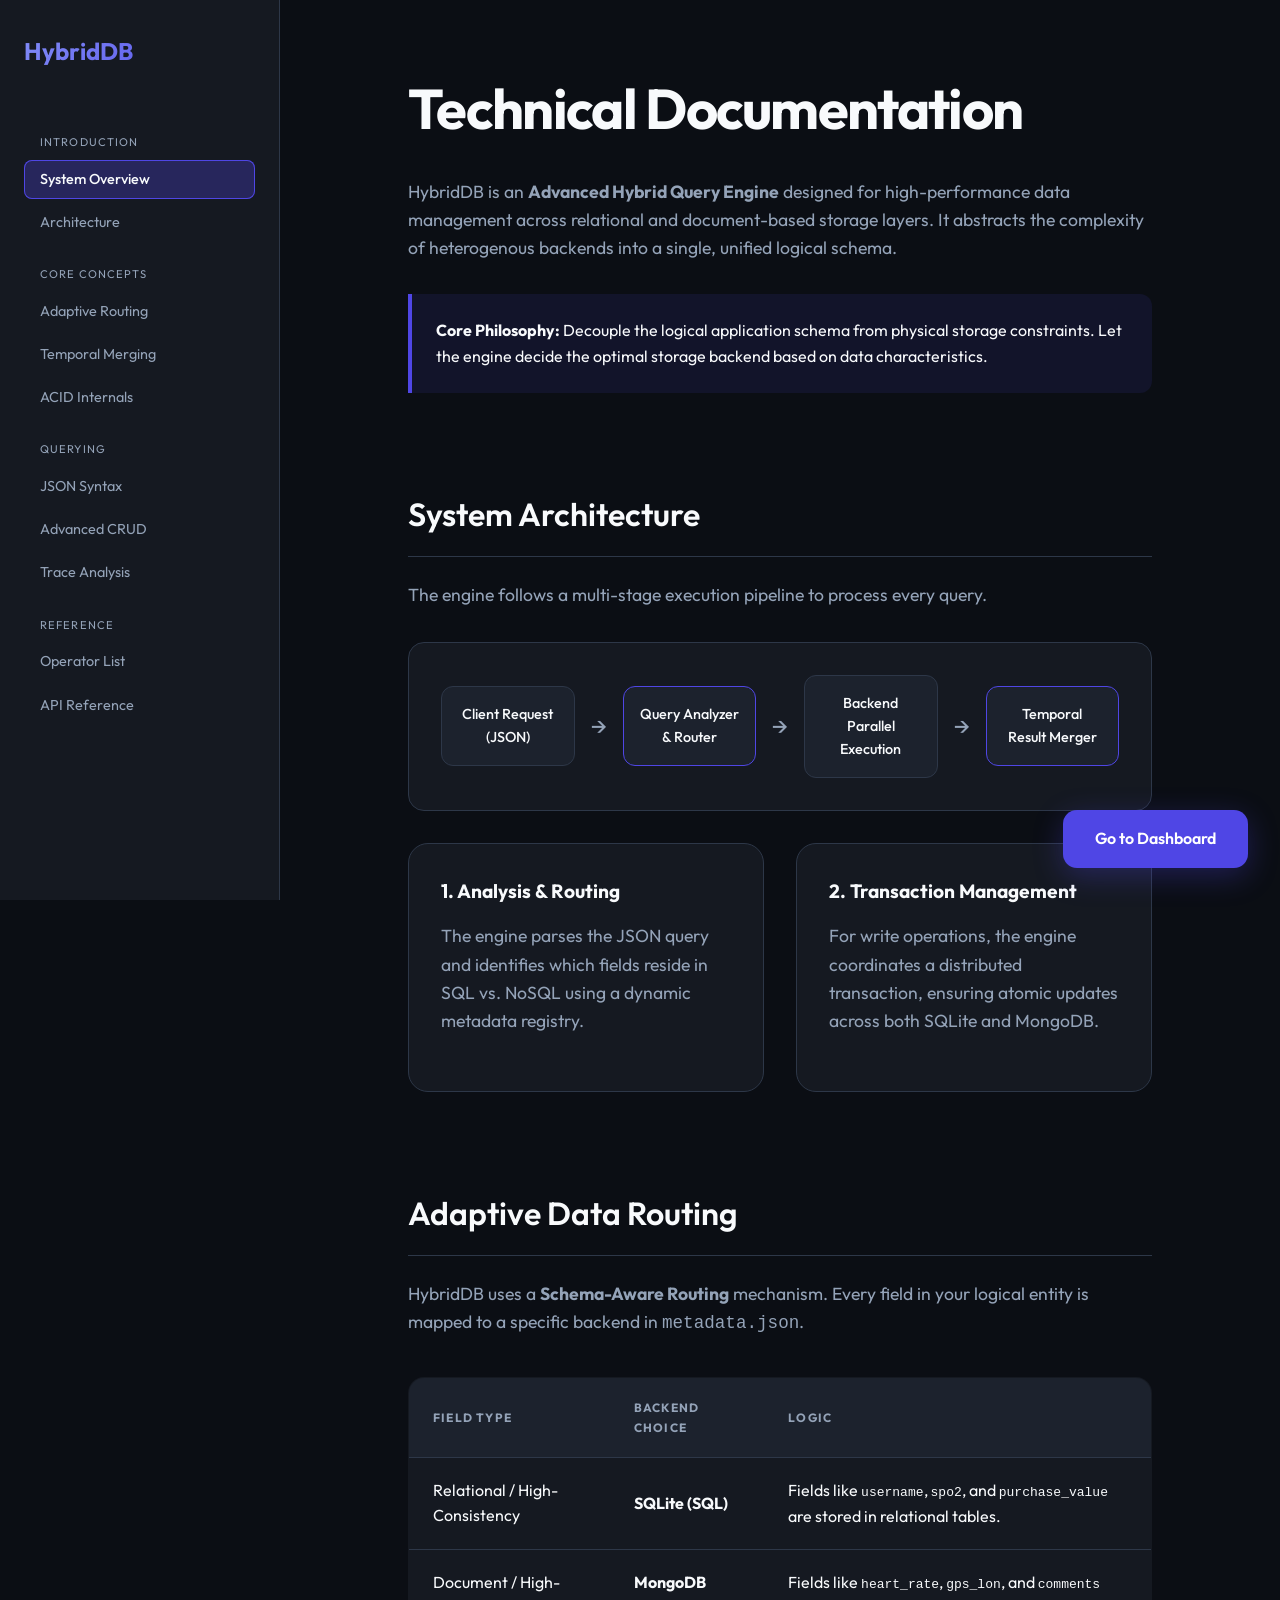
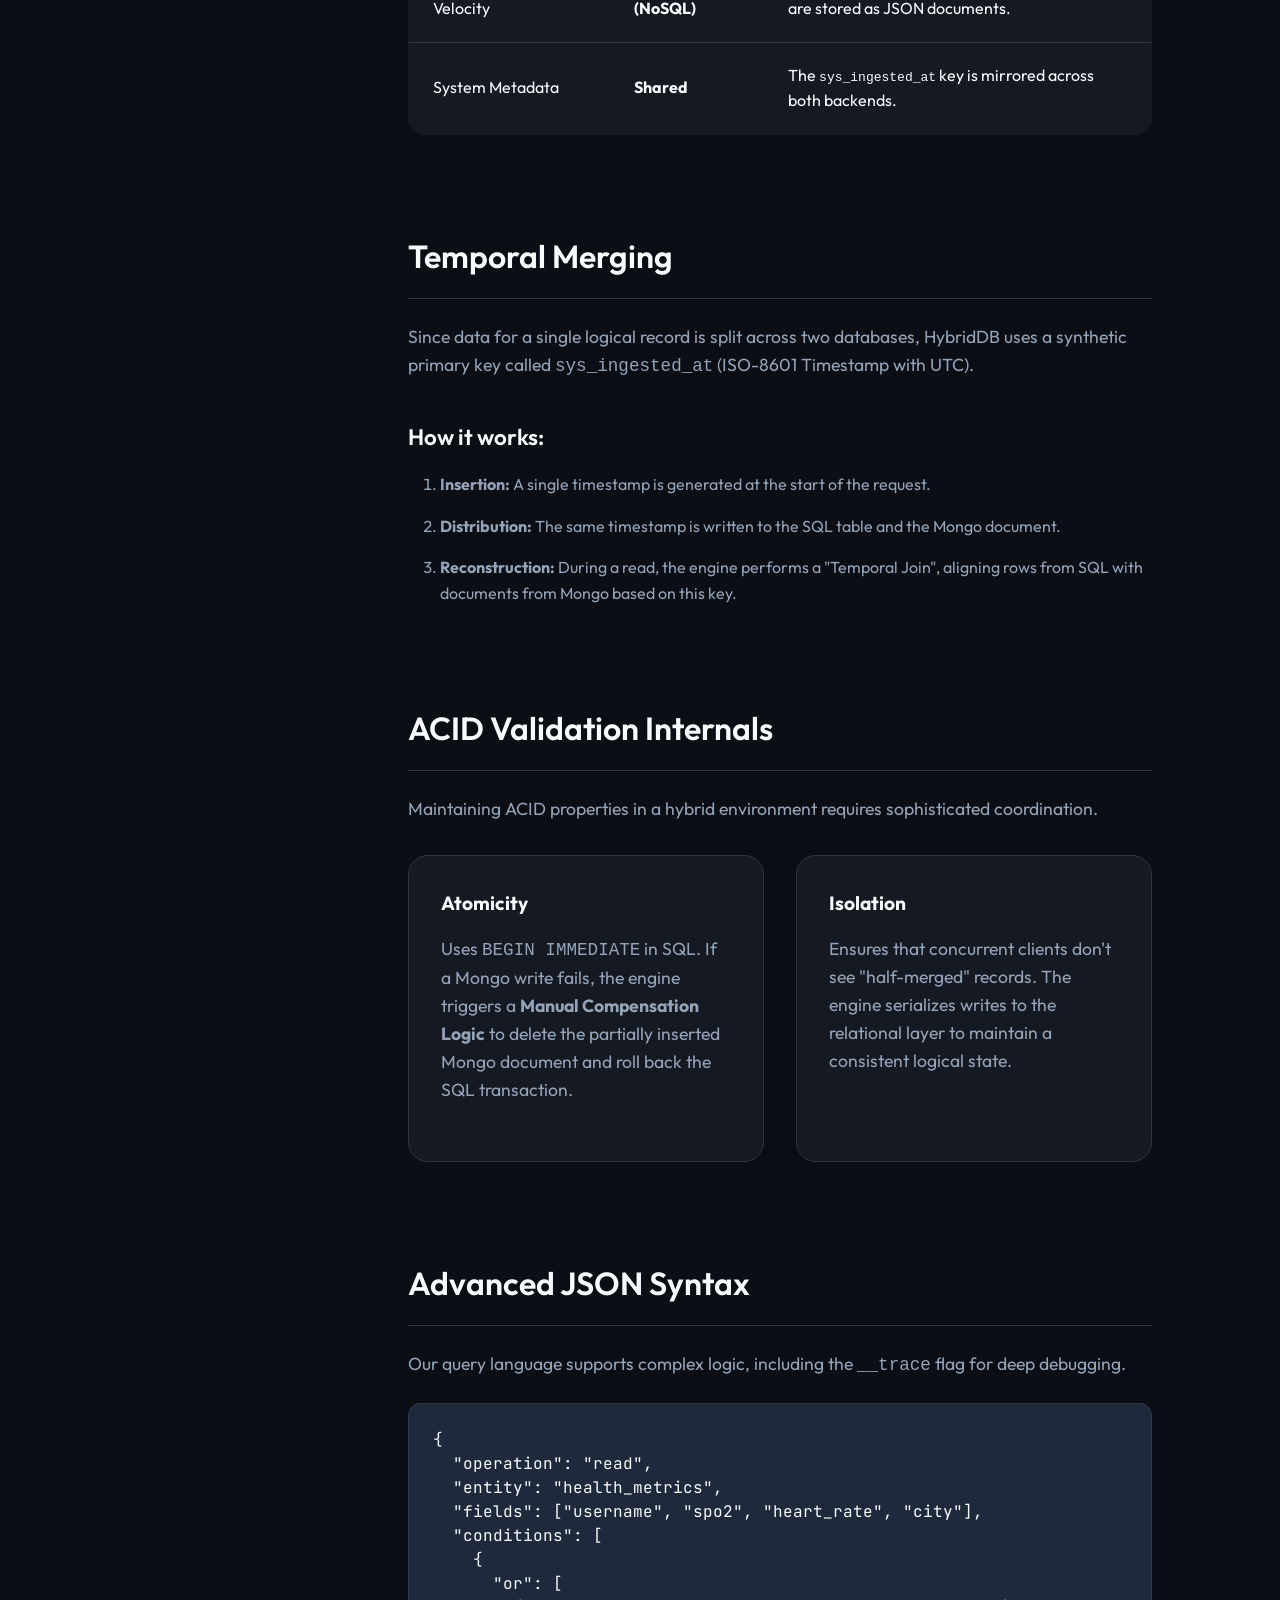
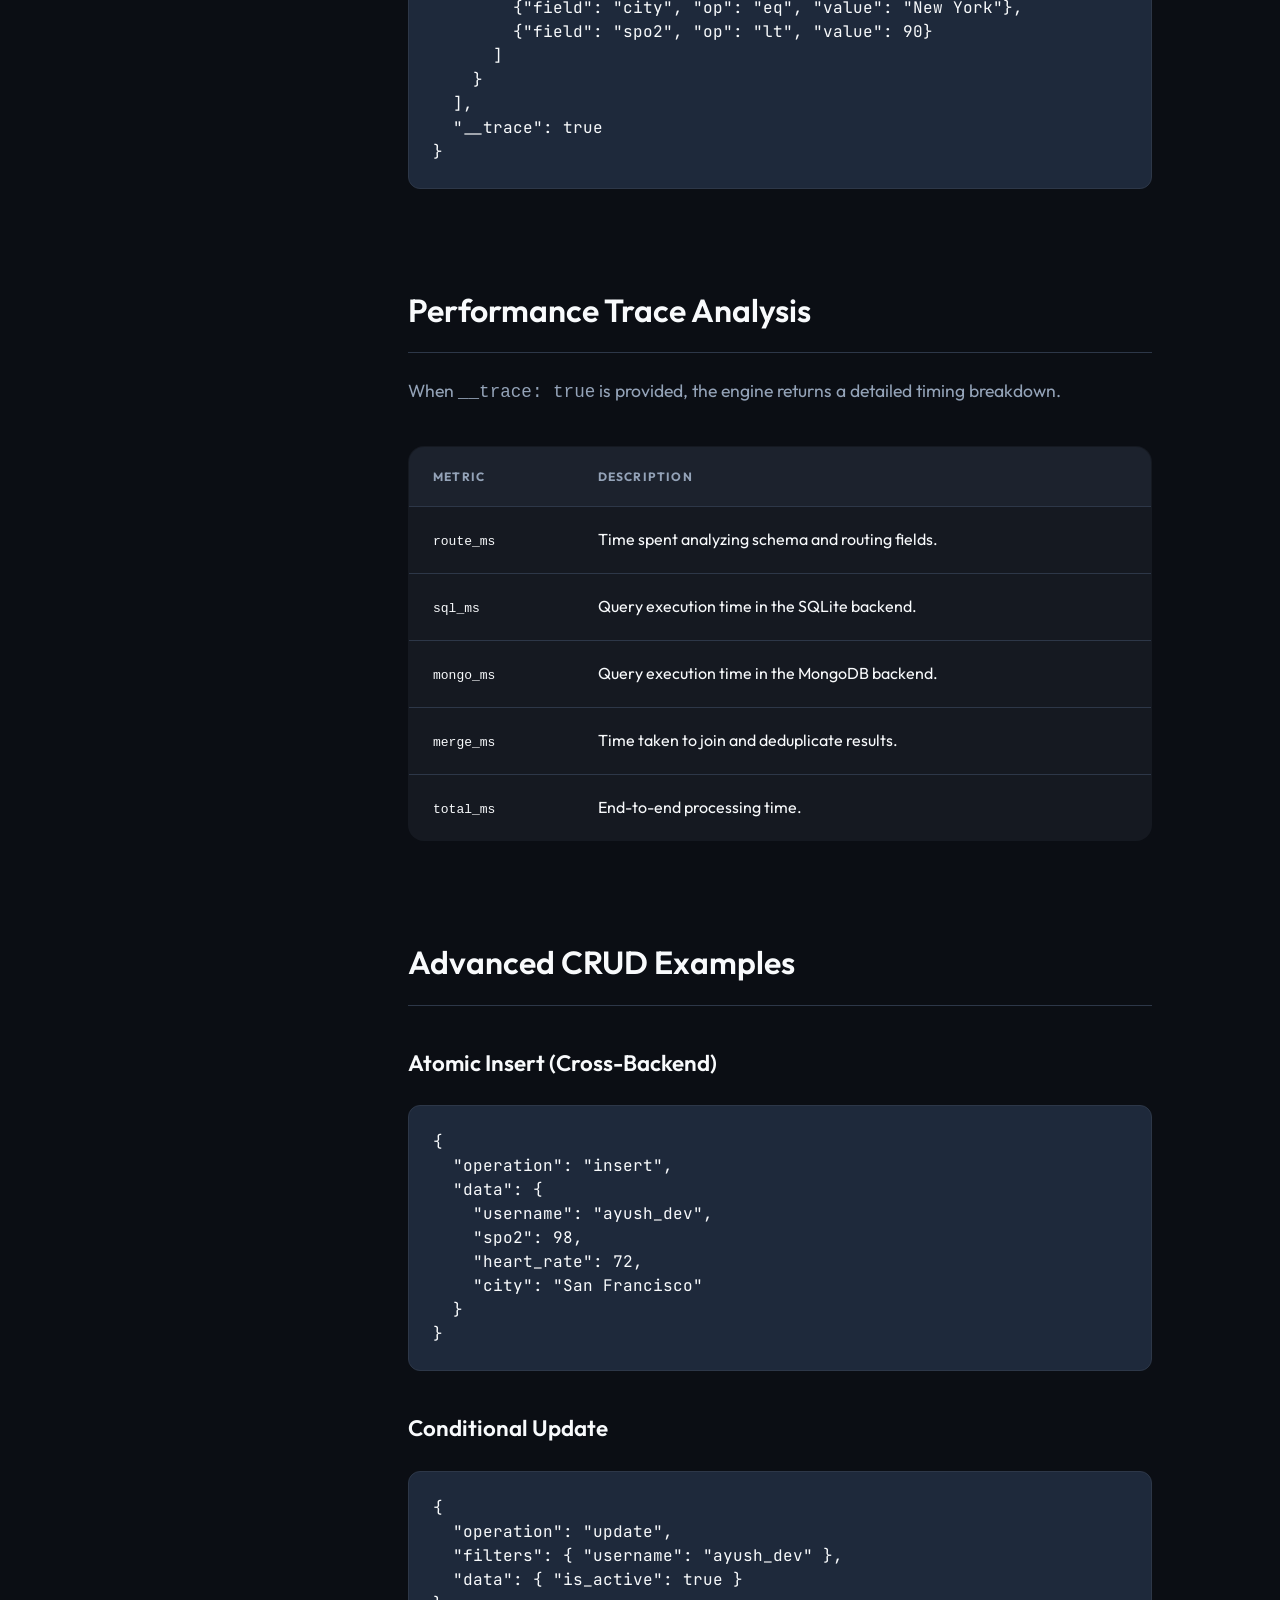
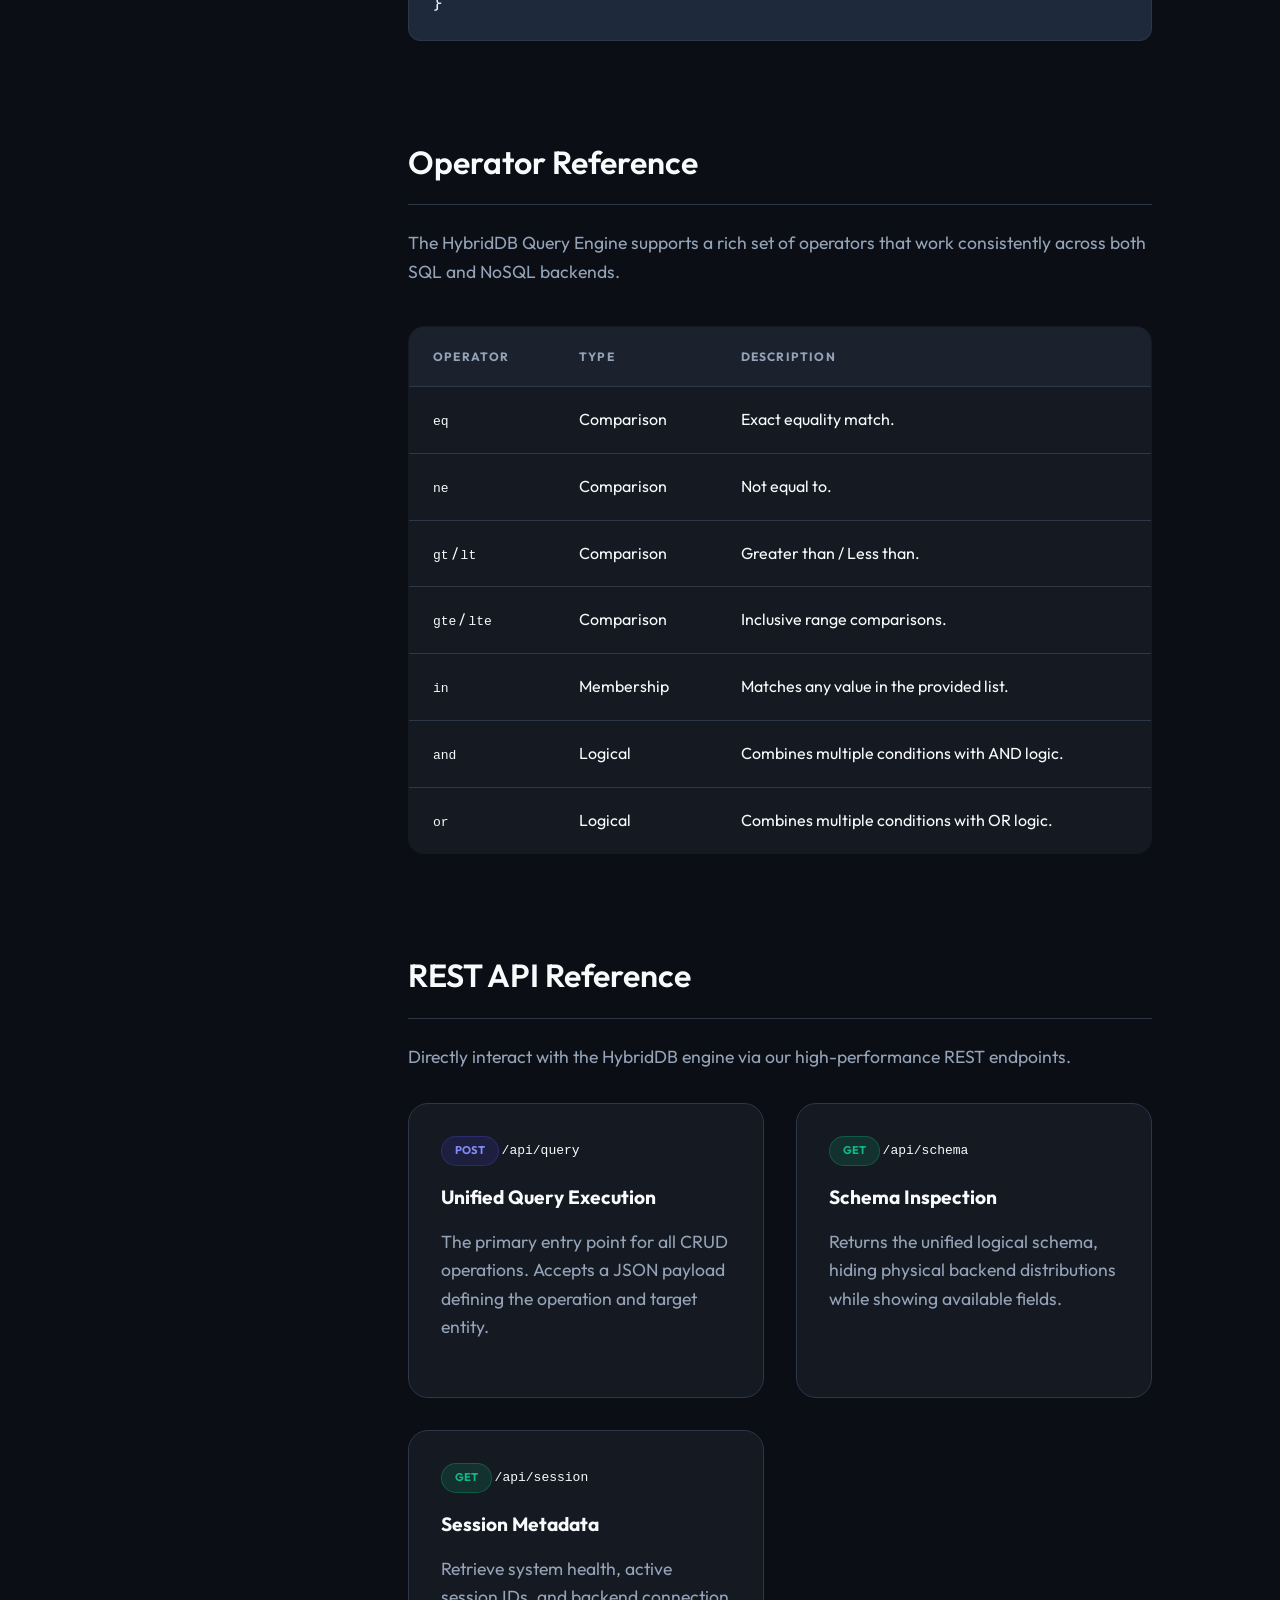
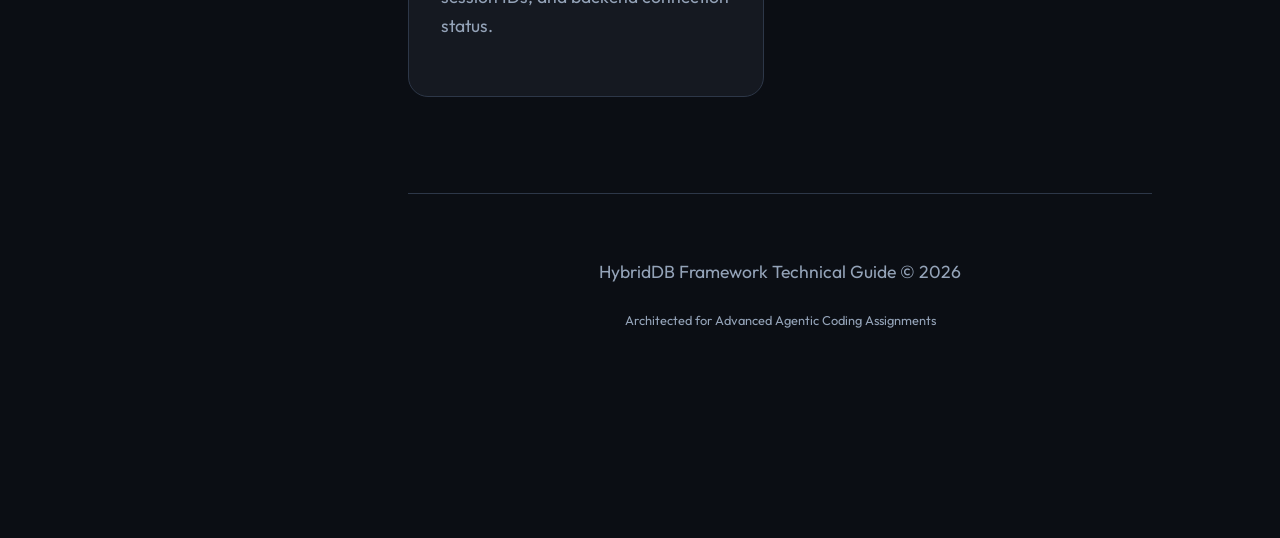
<file: adaptive_ingestion/templates/docs_v2.html>
<!DOCTYPE html>
<html lang="en">
<head>
    <meta charset="UTF-8">
    <meta name="viewport" content="width=device-width, initial-scale=1.0">
    <title>HybridDB Technical Documentation | SADF</title>
    <link rel="preconnect" href="https://fonts.googleapis.com">
    <link rel="preconnect" href="https://fonts.gstatic.com" crossorigin>
    <link href="https://fonts.googleapis.com/css2?family=Outfit:wght@300;400;500;600;700&family=JetBrains+Mono:wght@400;500&display=swap" rel="stylesheet">
    <style>
        :root {
            --bg: #0b0e14;
            --surface: #151921;
            --surface-light: #1c222d;
            --primary: #4f46e5;
            --primary-hover: #6366f1;
            --primary-glow: rgba(79, 70, 229, 0.3);
            --text: #f8fafc;
            --text-dim: #94a3b8;
            --border: #2d3748;
            --accent: #10b981;
            --accent-glow: rgba(16, 185, 129, 0.2);
            --code-bg: #1e293b;
            --sidebar-width: 280px;
        }
        * { margin: 0; padding: 0; box-sizing: border-box; }
        body {
            font-family: 'Outfit', sans-serif;
            background-color: var(--bg);
            color: var(--text);
            line-height: 1.6;
            display: flex;
            min-height: 100vh;
        }
        aside {
            width: var(--sidebar-width);
            background: var(--surface);
            border-right: 1px solid var(--border);
            height: 100vh;
            position: fixed;
            padding: 2rem 1.5rem;
            display: flex;
            flex-direction: column;
            gap: 1.5rem;
            z-index: 100;
            overflow-y: auto;
        }
        .logo {
            font-size: 1.5rem;
            font-weight: 700;
            background: linear-gradient(135deg, #818cf8, #4f46e5);
            -webkit-background-clip: text;
            -webkit-text-fill-color: transparent;
            margin-bottom: 1rem;
        }
        nav ul { list-style: none; }
        nav li { margin-bottom: 0.25rem; }
        nav .nav-group { font-size: 0.7rem; text-transform: uppercase; color: var(--text-dim); letter-spacing: 0.1em; margin: 1.5rem 0 0.5rem 1rem; }
        nav a {
            color: var(--text-dim);
            text-decoration: none;
            font-size: 0.9rem;
            padding: 0.5rem 1rem;
            border-radius: 8px;
            display: block;
            transition: all 0.2s ease;
        }
        nav a:hover { color: var(--text); background: var(--surface-light); }
        nav a.active { color: var(--text); background: var(--primary-glow); font-weight: 500; box-shadow: inset 0 0 0 1px var(--primary); }
        main {
            margin-left: var(--sidebar-width);
            flex: 1;
            padding: 4rem 10% 8rem 10%;
            max-width: 1400px;
        }
        section { margin-bottom: 6rem; scroll-margin-top: 4rem; }
        h1 { font-size: 3.5rem; font-weight: 700; margin-bottom: 1.5rem; letter-spacing: -0.03em; }
        h2 { font-size: 2rem; font-weight: 600; margin-bottom: 1.5rem; padding-bottom: 1rem; border-bottom: 1px solid var(--border); color: var(--text); }
        h3 { font-size: 1.4rem; font-weight: 600; margin: 2.5rem 0 1rem 0; color: var(--text); }
        p { color: var(--text-dim); margin-bottom: 1.5rem; font-size: 1.1rem; }
        .arch-diagram {
            display: flex;
            align-items: center;
            justify-content: space-between;
            background: var(--surface);
            padding: 2rem;
            border-radius: 16px;
            border: 1px solid var(--border);
            margin: 2rem 0;
            gap: 1rem;
        }
        .arch-node {
            background: var(--surface-light);
            padding: 1rem;
            border-radius: 12px;
            border: 1px solid var(--border);
            text-align: center;
            flex: 1;
            font-size: 0.9rem;
            font-weight: 500;
        }
        .arch-arrow { color: var(--text-dim); font-size: 1.5rem; }
        .node-primary { border-color: var(--primary); color: var(--text); }
        
        .feature-grid { display: grid; grid-template-columns: repeat(auto-fit, minmax(350px, 1fr)); gap: 2rem; margin: 2rem 0; }
        .feature-card { background: var(--surface); border: 1px solid var(--border); padding: 2rem; border-radius: 20px; transition: all 0.3s ease; }
        .feature-card:hover { transform: translateY(-5px); border-color: var(--primary); box-shadow: 0 10px 30px -10px var(--primary-glow); }
        .feature-card h4 { margin-bottom: 1rem; color: var(--text); font-size: 1.2rem; }
        
        pre { font-family: 'JetBrains Mono', monospace; background: var(--code-bg); padding: 1.5rem; border-radius: 12px; overflow-x: auto; margin: 1.5rem 0; border: 1px solid var(--border); line-height: 1.5; }
        .kw { color: #94a3b8; } .str { color: #10b981; } .num { color: #f59e0b; }
        
        table { width: 100%; border-collapse: collapse; margin: 2.5rem 0; background: var(--surface); border-radius: 16px; overflow: hidden; border: 1px solid var(--border); }
        th, td { padding: 1.25rem 1.5rem; text-align: left; border-bottom: 1px solid var(--border); }
        th { background: var(--surface-light); color: var(--text-dim); font-size: 0.75rem; text-transform: uppercase; letter-spacing: 0.1em; }
        
        .badge { display: inline-block; padding: 0.3rem 0.8rem; border-radius: 999px; font-size: 0.7rem; font-weight: 700; text-transform: uppercase; }
        .badge-post { background: rgba(79, 70, 229, 0.15); color: #818cf8; border: 1px solid rgba(79, 70, 229, 0.3); }
        .badge-get { background: rgba(16, 185, 129, 0.15); color: #10b981; border: 1px solid rgba(16, 185, 129, 0.3); }
        
        .back-to-dashboard { position: fixed; bottom: 2rem; right: 2rem; background: var(--primary); color: white; padding: 1rem 2rem; border-radius: 14px; text-decoration: none; font-weight: 600; box-shadow: 0 8px 30px var(--primary-glow); z-index: 100; transition: all 0.2s ease; }
        .back-to-dashboard:hover { transform: scale(1.05); background: var(--primary-hover); }

        .note { background: rgba(79, 70, 229, 0.1); border-left: 4px solid var(--primary); padding: 1.5rem; border-radius: 0 12px 12px 0; margin: 2rem 0; }
        .note strong { color: var(--text); }
        html { scroll-behavior: smooth; }
    </style>
</head>
<body>
    <aside>
        <div class="logo">HybridDB</div>
        <nav>
            <div class="nav-group">Introduction</div>
            <ul>
                <li><a href="#overview" class="active">System Overview</a></li>
                <li><a href="#architecture">Architecture</a></li>
            </ul>
            <div class="nav-group">Core Concepts</div>
            <ul>
                <li><a href="#routing">Adaptive Routing</a></li>
                <li><a href="#temporal">Temporal Merging</a></li>
                <li><a href="#acid">ACID Internals</a></li>
            </ul>
            <div class="nav-group">Querying</div>
            <ul>
                <li><a href="#syntax">JSON Syntax</a></li>
                <li><a href="#advanced">Advanced CRUD</a></li>
                <li><a href="#tracing">Trace Analysis</a></li>
            </ul>
            <div class="nav-group">Reference</div>
            <ul>
                <li><a href="#operators">Operator List</a></li>
                <li><a href="#api">API Reference</a></li>
            </ul>
        </nav>
    </aside>

    <a href="/" class="back-to-dashboard">Go to Dashboard</a>

    <main>
        <section id="overview">
            <h1>Technical Documentation</h1>
            <p>HybridDB is an <strong>Advanced Hybrid Query Engine</strong> designed for high-performance data management across relational and document-based storage layers. It abstracts the complexity of heterogenous backends into a single, unified logical schema.</p>
            <div class="note">
                <strong>Core Philosophy:</strong> Decouple the logical application schema from physical storage constraints. Let the engine decide the optimal storage backend based on data characteristics.
            </div>
        </section>

        <section id="architecture">
            <h2>System Architecture</h2>
            <p>The engine follows a multi-stage execution pipeline to process every query.</p>
            <div class="arch-diagram">
                <div class="arch-node">Client Request (JSON)</div>
                <div class="arch-arrow">→</div>
                <div class="arch-node node-primary">Query Analyzer & Router</div>
                <div class="arch-arrow">→</div>
                <div class="arch-node">Backend Parallel Execution</div>
                <div class="arch-arrow">→</div>
                <div class="arch-node node-primary">Temporal Result Merger</div>
            </div>
            <div class="feature-grid">
                <div class="feature-card">
                    <h4>1. Analysis & Routing</h4>
                    <p>The engine parses the JSON query and identifies which fields reside in SQL vs. NoSQL using a dynamic metadata registry.</p>
                </div>
                <div class="feature-card">
                    <h4>2. Transaction Management</h4>
                    <p>For write operations, the engine coordinates a distributed transaction, ensuring atomic updates across both SQLite and MongoDB.</p>
                </div>
            </div>
        </section>

        <section id="routing">
            <h2>Adaptive Data Routing</h2>
            <p>HybridDB uses a <strong>Schema-Aware Routing</strong> mechanism. Every field in your logical entity is mapped to a specific backend in <code>metadata.json</code>.</p>
            <table>
                <thead>
                    <tr><th>Field Type</th><th>Backend Choice</th><th>Logic</th></tr>
                </thead>
                <tbody>
                    <tr><td>Relational / High-Consistency</td><td><strong>SQLite (SQL)</strong></td><td>Fields like <code>username</code>, <code>spo2</code>, and <code>purchase_value</code> are stored in relational tables.</td></tr>
                    <tr><td>Document / High-Velocity</td><td><strong>MongoDB (NoSQL)</strong></td><td>Fields like <code>heart_rate</code>, <code>gps_lon</code>, and <code>comments</code> are stored as JSON documents.</td></tr>
                    <tr><td>System Metadata</td><td><strong>Shared</strong></td><td>The <code>sys_ingested_at</code> key is mirrored across both backends.</td></tr>
                </tbody>
            </table>
        </section>

        <section id="temporal">
            <h2>Temporal Merging</h2>
            <p>Since data for a single logical record is split across two databases, HybridDB uses a synthetic primary key called <code>sys_ingested_at</code> (ISO-8601 Timestamp with UTC).</p>
            <h3>How it works:</h3>
            <ol style="margin-left: 2rem; color: var(--text-dim);">
                <li style="margin-bottom: 1rem;"><strong>Insertion:</strong> A single timestamp is generated at the start of the request.</li>
                <li style="margin-bottom: 1rem;"><strong>Distribution:</strong> The same timestamp is written to the SQL table and the Mongo document.</li>
                <li style="margin-bottom: 1rem;"><strong>Reconstruction:</strong> During a read, the engine performs a "Temporal Join", aligning rows from SQL with documents from Mongo based on this key.</li>
            </ol>
        </section>

        <section id="acid">
            <h2>ACID Validation Internals</h2>
            <p>Maintaining ACID properties in a hybrid environment requires sophisticated coordination.</p>
            <div class="feature-grid">
                <div class="feature-card">
                    <h4>Atomicity</h4>
                    <p>Uses <code>BEGIN IMMEDIATE</code> in SQL. If a Mongo write fails, the engine triggers a <strong>Manual Compensation Logic</strong> to delete the partially inserted Mongo document and roll back the SQL transaction.</p>
                </div>
                <div class="feature-card">
                    <h4>Isolation</h4>
                    <p>Ensures that concurrent clients don't see "half-merged" records. The engine serializes writes to the relational layer to maintain a consistent logical state.</p>
                </div>
            </div>
        </section>

        <section id="syntax">
            <h2>Advanced JSON Syntax</h2>
            <p>Our query language supports complex logic, including the <code>__trace</code> flag for deep debugging.</p>
            <pre>
{
  "operation": "read",
  "entity": "health_metrics",
  "fields": ["username", "spo2", "heart_rate", "city"],
  "conditions": [
    {
      "or": [
        {"field": "city", "op": "eq", "value": "New York"},
        {"field": "spo2", "op": "lt", "value": 90}
      ]
    }
  ],
  "__trace": true
}</pre>
        </section>

        <section id="tracing">
            <h2>Performance Trace Analysis</h2>
            <p>When <code>__trace: true</code> is provided, the engine returns a detailed timing breakdown.</p>
            <table>
                <thead>
                    <tr><th>Metric</th><th>Description</th></tr>
                </thead>
                <tbody>
                    <tr><td><code>route_ms</code></td><td>Time spent analyzing schema and routing fields.</td></tr>
                    <tr><td><code>sql_ms</code></td><td>Query execution time in the SQLite backend.</td></tr>
                    <tr><td><code>mongo_ms</code></td><td>Query execution time in the MongoDB backend.</td></tr>
                    <tr><td><code>merge_ms</code></td><td>Time taken to join and deduplicate results.</td></tr>
                    <tr><td><code>total_ms</code></td><td>End-to-end processing time.</td></tr>
                </tbody>
            </table>
        </section>

        <section id="advanced">
            <h2>Advanced CRUD Examples</h2>
            
            <h3>Atomic Insert (Cross-Backend)</h3>
            <pre>
{
  "operation": "insert",
  "data": {
    "username": "ayush_dev",
    "spo2": 98,
    "heart_rate": 72,
    "city": "San Francisco"
  }
}</pre>

            <h3>Conditional Update</h3>
            <pre>
{
  "operation": "update",
  "filters": { "username": "ayush_dev" },
  "data": { "is_active": true }
}</pre>
        </section>

        <section id="operators">
            <h2>Operator Reference</h2>
            <p>The HybridDB Query Engine supports a rich set of operators that work consistently across both SQL and NoSQL backends.</p>
            <table>
                <thead>
                    <tr><th>Operator</th><th>Type</th><th>Description</th></tr>
                </thead>
                <tbody>
                    <tr><td><code>eq</code></td><td>Comparison</td><td>Exact equality match.</td></tr>
                    <tr><td><code>ne</code></td><td>Comparison</td><td>Not equal to.</td></tr>
                    <tr><td><code>gt</code> / <code>lt</code></td><td>Comparison</td><td>Greater than / Less than.</td></tr>
                    <tr><td><code>gte</code> / <code>lte</code></td><td>Comparison</td><td>Inclusive range comparisons.</td></tr>
                    <tr><td><code>in</code></td><td>Membership</td><td>Matches any value in the provided list.</td></tr>
                    <tr><td><code>and</code></td><td>Logical</td><td>Combines multiple conditions with AND logic.</td></tr>
                    <tr><td><code>or</code></td><td>Logical</td><td>Combines multiple conditions with OR logic.</td></tr>
                </tbody>
            </table>
        </section>

        <section id="api">
            <h2>REST API Reference</h2>
            <p>Directly interact with the HybridDB engine via our high-performance REST endpoints.</p>
            
            <div class="feature-grid">
                <div class="feature-card">
                    <span class="badge badge-post">POST</span> <code>/api/query</code>
                    <h4 style="margin-top: 1rem;">Unified Query Execution</h4>
                    <p>The primary entry point for all CRUD operations. Accepts a JSON payload defining the operation and target entity.</p>
                </div>
                <div class="feature-card">
                    <span class="badge badge-get">GET</span> <code>/api/schema</code>
                    <h4 style="margin-top: 1rem;">Schema Inspection</h4>
                    <p>Returns the unified logical schema, hiding physical backend distributions while showing available fields.</p>
                </div>
                <div class="feature-card">
                    <span class="badge badge-get">GET</span> <code>/api/session</code>
                    <h4 style="margin-top: 1rem;">Session Metadata</h4>
                    <p>Retrieve system health, active session IDs, and backend connection status.</p>
                </div>
            </div>
        </section>

        <footer style="text-align: center; margin-top: 4rem; padding: 4rem 2rem; border-top: 1px solid var(--border); color: var(--text-dim);">
            <p>HybridDB Framework Technical Guide &copy; 2026</p>
            <p style="font-size: 0.8rem; margin-top: 1rem;">Architected for Advanced Agentic Coding Assignments</p>
        </footer>
    </main>

    <script>
        const sections = document.querySelectorAll('section');
        const navLinks = document.querySelectorAll('nav a');

        window.addEventListener('scroll', () => {
            let current = '';
            const scrollPos = window.pageYOffset || document.documentElement.scrollTop;

            sections.forEach(section => {
                const sectionTop = section.offsetTop;
                if (scrollPos >= sectionTop - 150) {
                    current = section.getAttribute('id');
                }
            });

            navLinks.forEach(link => {
                link.classList.remove('active');
                if (link.getAttribute('href').substring(1) === current) {
                    link.classList.add('active');
                }
            });
        });

        // Force scroll on click to ensure it works
        navLinks.forEach(link => {
            link.addEventListener('click', (e) => {
                const href = link.getAttribute('href');
                if (href.startsWith('#')) {
                    const target = document.querySelector(href);
                    if (target) {
                        e.preventDefault();
                        window.scrollTo({
                            top: target.offsetTop - 80,
                            behavior: 'smooth'
                        });
                        history.pushState(null, null, href);
                    }
                }
            });
        });
    </script>
</body>
</html>
</file>
